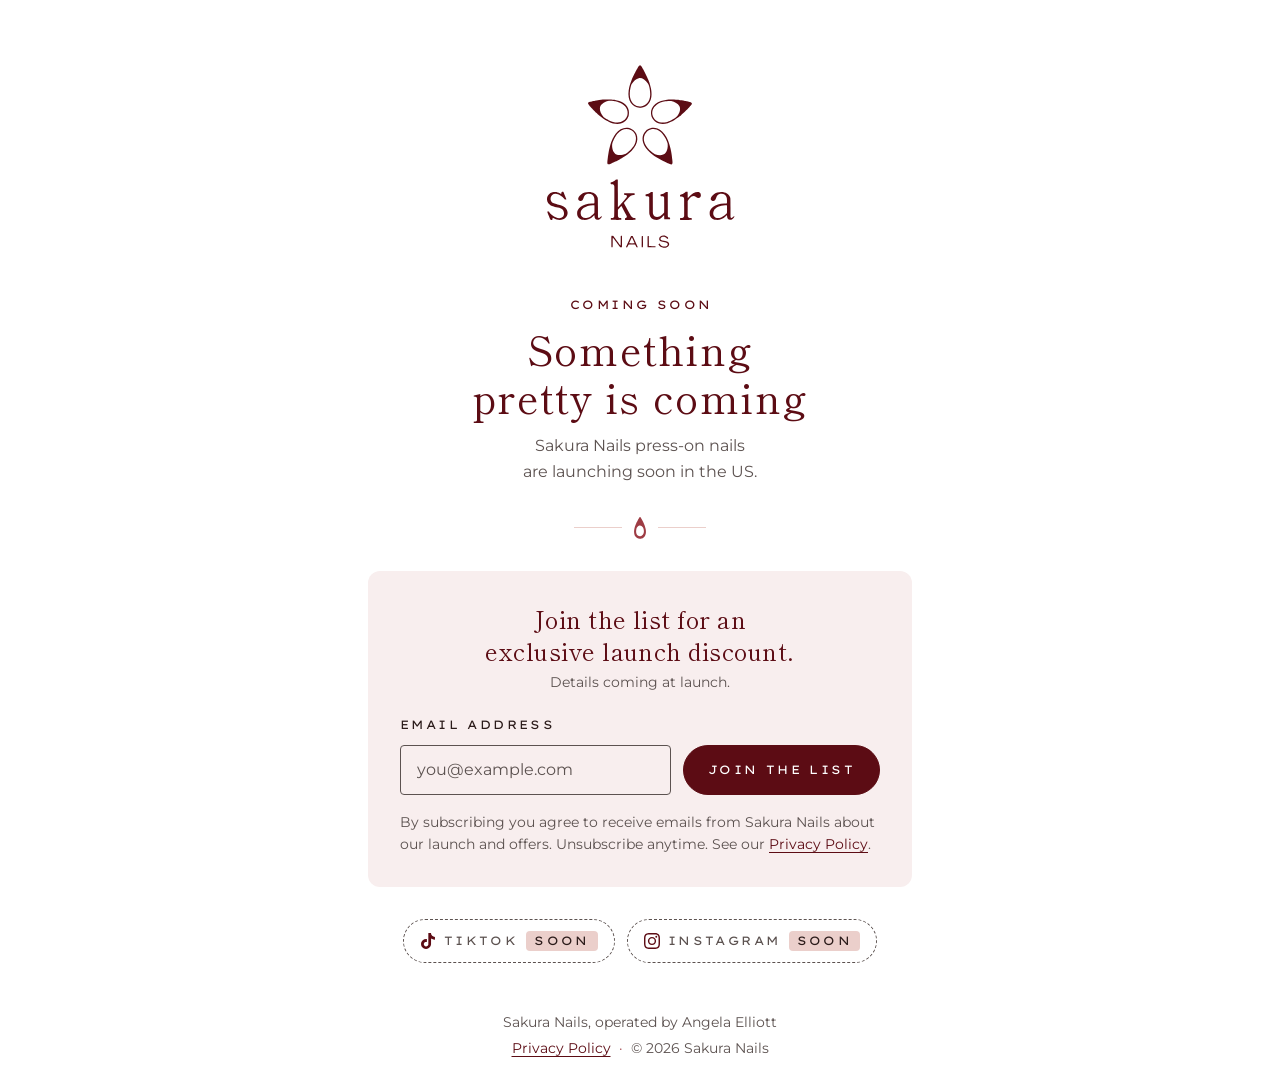
<file: index.html>
<!doctype html>
<html lang="en-US">
<head>
  <meta charset="utf-8">
  <meta name="viewport" content="width=device-width, initial-scale=1">
  <title>Sakura Nails · Press-on nails, coming soon</title>
  <meta name="description" content="Sakura Nails press-on nails are launching soon in the US. Join the list for an exclusive launch discount.">
  <link rel="canonical" href="https://sakuranails.store/">
  <meta name="theme-color" content="#5C0C14">

  <!-- Open Graph -->
  <meta property="og:type" content="website">
  <meta property="og:site_name" content="Sakura Nails">
  <meta property="og:title" content="Sakura Nails · Press-on nails, coming soon">
  <meta property="og:description" content="Press-on nails launching soon in the US. Join the list for an exclusive launch discount.">
  <meta property="og:url" content="https://sakuranails.store/">
  <meta property="og:image" content="https://sakuranails.store/og-image-1200x630.png?v=2">
  <meta property="og:image:width" content="1200">
  <meta property="og:image:height" content="630">
  <meta property="og:image:alt" content="Sakura Nails logo with the words Coming soon">
  <meta property="og:locale" content="en_US">

  <!-- Twitter / X -->
  <meta name="twitter:card" content="summary_large_image">
  <meta name="twitter:title" content="Sakura Nails · Press-on nails, coming soon">
  <meta name="twitter:description" content="Press-on nails launching soon in the US. Join the list for an exclusive launch discount.">
  <meta name="twitter:image" content="https://sakuranails.store/og-image-1200x630.png?v=2">
  <meta name="twitter:image:alt" content="Sakura Nails logo with the words Coming soon">

  <!-- Icons -->
  <!-- .ico first, then SVG, so browsers that support SVG favicons pick the SVG. ?v=2 busts old caches. -->
  <link rel="icon" href="/favicon.ico?v=2" sizes="32x32">
  <link rel="icon" href="/favicon.svg?v=2" type="image/svg+xml">
  <link rel="apple-touch-icon" href="/apple-touch-icon.png?v=2">
  <link rel="manifest" href="/site.webmanifest?v=2">

  <link rel="preload" href="fonts/ShipporiMincho-400.woff2" as="font" type="font/woff2" crossorigin>
  <link rel="preload" href="fonts/Montserrat-400.woff2" as="font" type="font/woff2" crossorigin>
  <link rel="preload" href="fonts/LexendGiga-400.woff2" as="font" type="font/woff2" crossorigin>
  <link rel="stylesheet" href="css/tokens.css">
  <link rel="stylesheet" href="css/style.css">
</head>
<body>
  <a class="skip-link" href="#signup-form">Skip to signup</a>

  <!-- Shared petal shape: one nail petal from assets/logo/logo-mark-simplified.svg (brand book:
       "use a single petal as a divider or repeating pattern"). Colour comes from CSS. -->
  <svg width="0" height="0" style="position:absolute" aria-hidden="true" focusable="false">
    <defs>
      <path id="petal" fill-rule="evenodd" d="M-2.7,-69.5C-24.8,-71.2 -40.4,-80.2 -52.9,-98.4C-64.3,-115 -68.9,-142.3 -64.9,-168.4C-64.7,-169.5 -64.2,-173.1 -63.7,-176.3C-61.4,-191 -53.9,-216.1 -46.8,-232.6C-46.5,-233.4 -45.8,-235.1 -45.3,-236.4C-44.8,-237.7 -43.6,-240.3 -42.7,-242.3C-41.7,-244.2 -40.3,-247.3 -39.5,-249.1C-37.4,-253.9 -28.8,-271.1 -26.2,-275.6C-24.9,-277.7 -23.4,-280.4 -22.8,-281.6C-21.7,-283.9 -17.7,-291 -16.1,-293.8C-15.5,-294.7 -14.3,-296.7 -13.5,-298.3C-3.8,-315.9 2.6,-317.6 10.2,-304.5C11,-303.2 12.3,-300.9 13.2,-299.4C14,-298 15.1,-296.1 15.5,-295.3C15.9,-294.6 16.8,-292.9 17.6,-291.7C18.4,-290.4 19.9,-287.9 20.8,-285.9C21.8,-284 22.9,-282 23.3,-281.4C23.7,-280.9 26.1,-276.4 28.6,-271.4C39.7,-249.8 43.3,-242.3 47.6,-231.1C48.5,-228.9 49.6,-226.3 50,-225.3C54.8,-214.2 62.2,-188.5 63.6,-178.3C63.9,-176.2 64.5,-172.7 64.8,-170.6C65.7,-165.8 66.5,-154 66.5,-145.9C66.5,-104.6 41.8,-73.3 6.5,-69.8C1.5,-69.3 0.3,-69.2 -2.7,-69.5ZM4.1,-98.9C25.9,-101.1 41.5,-119.6 43.2,-145.3C43.4,-147.9 43.5,-150.8 43.5,-151.8C43.2,-158.6 42.6,-165.1 42.1,-168.1C41.8,-170.1 41.3,-172.6 41.2,-173.7C40.1,-182 36.9,-191.6 33.7,-196.4C22.4,-213.2 7.5,-221.8 -5.2,-219C-16,-216.5 -28.1,-206.2 -35.9,-192.8C-37.3,-190.2 -40.4,-179.2 -41.3,-173.1C-41.5,-171.7 -41.9,-169.5 -42.1,-168.4C-44.4,-154 -43.7,-139.6 -40.1,-129.3C-33.4,-110.2 -19.1,-99.2 -0.3,-98.6C0.2,-98.6 2.2,-98.7 4.1,-98.9Z"/>
    </defs>
  </svg>

  <div class="petals" aria-hidden="true">
    <svg viewBox="-67 -314 134 246" focusable="false"><use href="#petal"/></svg>
    <svg viewBox="-67 -314 134 246" focusable="false"><use href="#petal"/></svg>
    <svg viewBox="-67 -314 134 246" focusable="false"><use href="#petal"/></svg>
    <svg viewBox="-67 -314 134 246" focusable="false"><use href="#petal"/></svg>
    <svg viewBox="-67 -314 134 246" focusable="false"><use href="#petal"/></svg>
    <svg viewBox="-67 -314 134 246" focusable="false"><use href="#petal"/></svg>
    <svg viewBox="-67 -314 134 246" focusable="false"><use href="#petal"/></svg>
    <svg viewBox="-67 -314 134 246" focusable="false"><use href="#petal"/></svg>
  </div>

  <main class="page" id="main">
    <div class="hero">
      <img class="logo" src="assets/logo/logo-lockup.svg" width="1240" height="1244" alt="Sakura Nails">

      <p class="eyebrow">Coming soon</p>
      <h1 class="headline">Something pretty is coming</h1>
      <p class="subline">Sakura Nails press-on nails are launching soon in the US.</p>

      <div class="divider" aria-hidden="true">
        <svg viewBox="-67 -314 134 246" focusable="false"><use href="#petal"/></svg>
      </div>

      <section class="signup-panel" aria-labelledby="incentive">
        <h2 class="incentive" id="incentive">Join the list for an exclusive launch discount.</h2>
        <p class="incentive-note">Details coming at launch.</p>

        <!--
          Kit signup form.
          With JavaScript: js/main.js reads js/config.js and takes over.
          Without JavaScript: these attributes are used as-is, i.e. a normal
          POST to Kit, which shows Kit's own confirmation page.
          Keep the action URL and the input's name in sync with js/config.js.
          To pause signups, see README.md, "Wire up Kit", step 5.
        -->
        <form class="signup" id="signup-form" method="post" action="https://app.kit.com/forms/10226086/subscriptions">
          <label class="field-label" for="email">Email address</label>
          <div class="field-row">
            <input class="input" id="email" name="email_address" type="email" data-email-input
                   autocomplete="email" inputmode="email" autocapitalize="off" spellcheck="false"
                   placeholder="you@example.com" required maxlength="254"
                   aria-describedby="form-status consent">
            <button class="button" type="submit">
              <span class="spinner" aria-hidden="true"></span>
              <span class="button__text">Join the list</span>
            </button>
          </div>

          <!-- Honeypot: people never see or fill this. Checked by js/main.js only; never sent. -->
          <div class="hp" aria-hidden="true">
            <label for="hp-website">Leave this field empty</label>
            <input id="hp-website" type="text" data-honeypot tabindex="-1" autocomplete="off">
          </div>

          <p class="form-status" id="form-status" role="status" aria-live="polite"></p>

          <p class="consent" id="consent">
            By subscribing you agree to receive emails from Sakura Nails about our launch and offers.
            Unsubscribe anytime. See our <a href="privacy.html">Privacy Policy</a>.
          </p>
        </form>
      </section>

      <!--
        Social row. URLs come from SOCIAL_LINKS in js/config.js.
        Empty URL: stays a non-interactive "soon" item (this markup).
        URL set: js/main.js swaps it for a normal link.
        Icons are the official TikTok and Instagram glyphs, taken from Simple Icons
        (simpleicons.org, CC0), shown in sakura-red to match the brand. The logos remain
        trademarks of their owners.
      -->
      <ul class="social" aria-label="Sakura Nails on social media">
        <li>
          <span class="social__item" data-social="tiktok" aria-disabled="true">
            <svg viewBox="0 0 24 24" aria-hidden="true" focusable="false"><path d="M12.525.02c1.31-.02 2.61-.01 3.91-.02.08 1.53.63 3.09 1.75 4.17 1.12 1.11 2.7 1.62 4.24 1.79v4.03c-1.44-.05-2.89-.35-4.2-.97-.57-.26-1.1-.59-1.62-.93-.01 2.92.01 5.84-.02 8.75-.08 1.4-.54 2.79-1.35 3.94-1.31 1.92-3.58 3.17-5.91 3.21-1.43.08-2.86-.31-4.08-1.03-2.02-1.19-3.44-3.37-3.65-5.71-.02-.5-.03-1-.01-1.49.18-1.9 1.12-3.72 2.58-4.96 1.66-1.44 3.98-2.13 6.15-1.72.02 1.48-.04 2.96-.04 4.44-.99-.32-2.15-.23-3.02.37-.63.41-1.11 1.04-1.36 1.75-.21.51-.15 1.07-.14 1.61.24 1.64 1.82 3.02 3.5 2.87 1.12-.01 2.19-.66 2.77-1.61.19-.33.4-.67.41-1.06.1-1.79.06-3.57.07-5.36.01-4.03-.01-8.05.02-12.07z"/></svg>
            <span>TikTok</span>
            <span class="social__soon">soon</span>
          </span>
        </li>
        <li>
          <span class="social__item" data-social="instagram" aria-disabled="true">
            <svg viewBox="0 0 24 24" aria-hidden="true" focusable="false"><path d="M7.0301.084c-1.2768.0602-2.1487.264-2.911.5634-.7888.3075-1.4575.72-2.1228 1.3877-.6652.6677-1.075 1.3368-1.3802 2.127-.2954.7638-.4956 1.6365-.552 2.914-.0564 1.2775-.0689 1.6882-.0626 4.947.0062 3.2586.0206 3.6671.0825 4.9473.061 1.2765.264 2.1482.5635 2.9107.308.7889.72 1.4573 1.388 2.1228.6679.6655 1.3365 1.0743 2.1285 1.38.7632.295 1.6361.4961 2.9134.552 1.2773.056 1.6884.069 4.9462.0627 3.2578-.0062 3.668-.0207 4.9478-.0814 1.28-.0607 2.147-.2652 2.9098-.5633.7889-.3086 1.4578-.72 2.1228-1.3881.665-.6682 1.0745-1.3378 1.3795-2.1284.2957-.7632.4966-1.636.552-2.9124.056-1.2809.0692-1.6898.063-4.948-.0063-3.2583-.021-3.6668-.0817-4.9465-.0607-1.2797-.264-2.1487-.5633-2.9117-.3084-.7889-.72-1.4568-1.3876-2.1228C21.2982 1.33 20.628.9208 19.8378.6165 19.074.321 18.2017.1197 16.9244.0645 15.6471.0093 15.236-.005 11.977.0014 8.718.0076 8.31.0215 7.0301.0839m.1402 21.6932c-1.17-.0509-1.8053-.2453-2.2287-.408-.5606-.216-.96-.4771-1.3819-.895-.422-.4178-.6811-.8186-.9-1.378-.1644-.4234-.3624-1.058-.4171-2.228-.0595-1.2645-.072-1.6442-.079-4.848-.007-3.2037.0053-3.583.0607-4.848.05-1.169.2456-1.805.408-2.2282.216-.5613.4762-.96.895-1.3816.4188-.4217.8184-.6814 1.3783-.9003.423-.1651 1.0575-.3614 2.227-.4171 1.2655-.06 1.6447-.072 4.848-.079 3.2033-.007 3.5835.005 4.8495.0608 1.169.0508 1.8053.2445 2.228.408.5608.216.96.4754 1.3816.895.4217.4194.6816.8176.9005 1.3787.1653.4217.3617 1.056.4169 2.2263.0602 1.2655.0739 1.645.0796 4.848.0058 3.203-.0055 3.5834-.061 4.848-.051 1.17-.245 1.8055-.408 2.2294-.216.5604-.4763.96-.8954 1.3814-.419.4215-.8181.6811-1.3783.9-.4224.1649-1.0577.3617-2.2262.4174-1.2656.0595-1.6448.072-4.8493.079-3.2045.007-3.5825-.006-4.848-.0608M16.953 5.5864A1.44 1.44 0 1 0 18.39 4.144a1.44 1.44 0 0 0-1.437 1.4424M5.8385 12.012c.0067 3.4032 2.7706 6.1557 6.173 6.1493 3.4026-.0065 6.157-2.7701 6.1506-6.1733-.0065-3.4032-2.771-6.1565-6.174-6.1498-3.403.0067-6.156 2.771-6.1496 6.1738M8 12.0077a4 4 0 1 1 4.008 3.9921A3.9996 3.9996 0 0 1 8 12.0077"/></svg>
            <span>Instagram</span>
            <span class="social__soon">soon</span>
          </span>
        </li>
      </ul>
    </div>
  </main>

  <footer class="site-footer">
    <p>Sakura Nails, operated by Angela Elliott</p>
    <!-- TODO: add valid physical postal address (PO box / CMRA mailbox) before sending any marketing email (CAN-SPAM). -->
    <p>
      <a href="privacy.html">Privacy Policy</a><span class="sep" aria-hidden="true">·</span>&copy; <span data-year>2026</span> Sakura Nails
    </p>
  </footer>

  <script src="js/config.js"></script>
  <script src="js/main.js"></script>
</body>
</html>
</file>
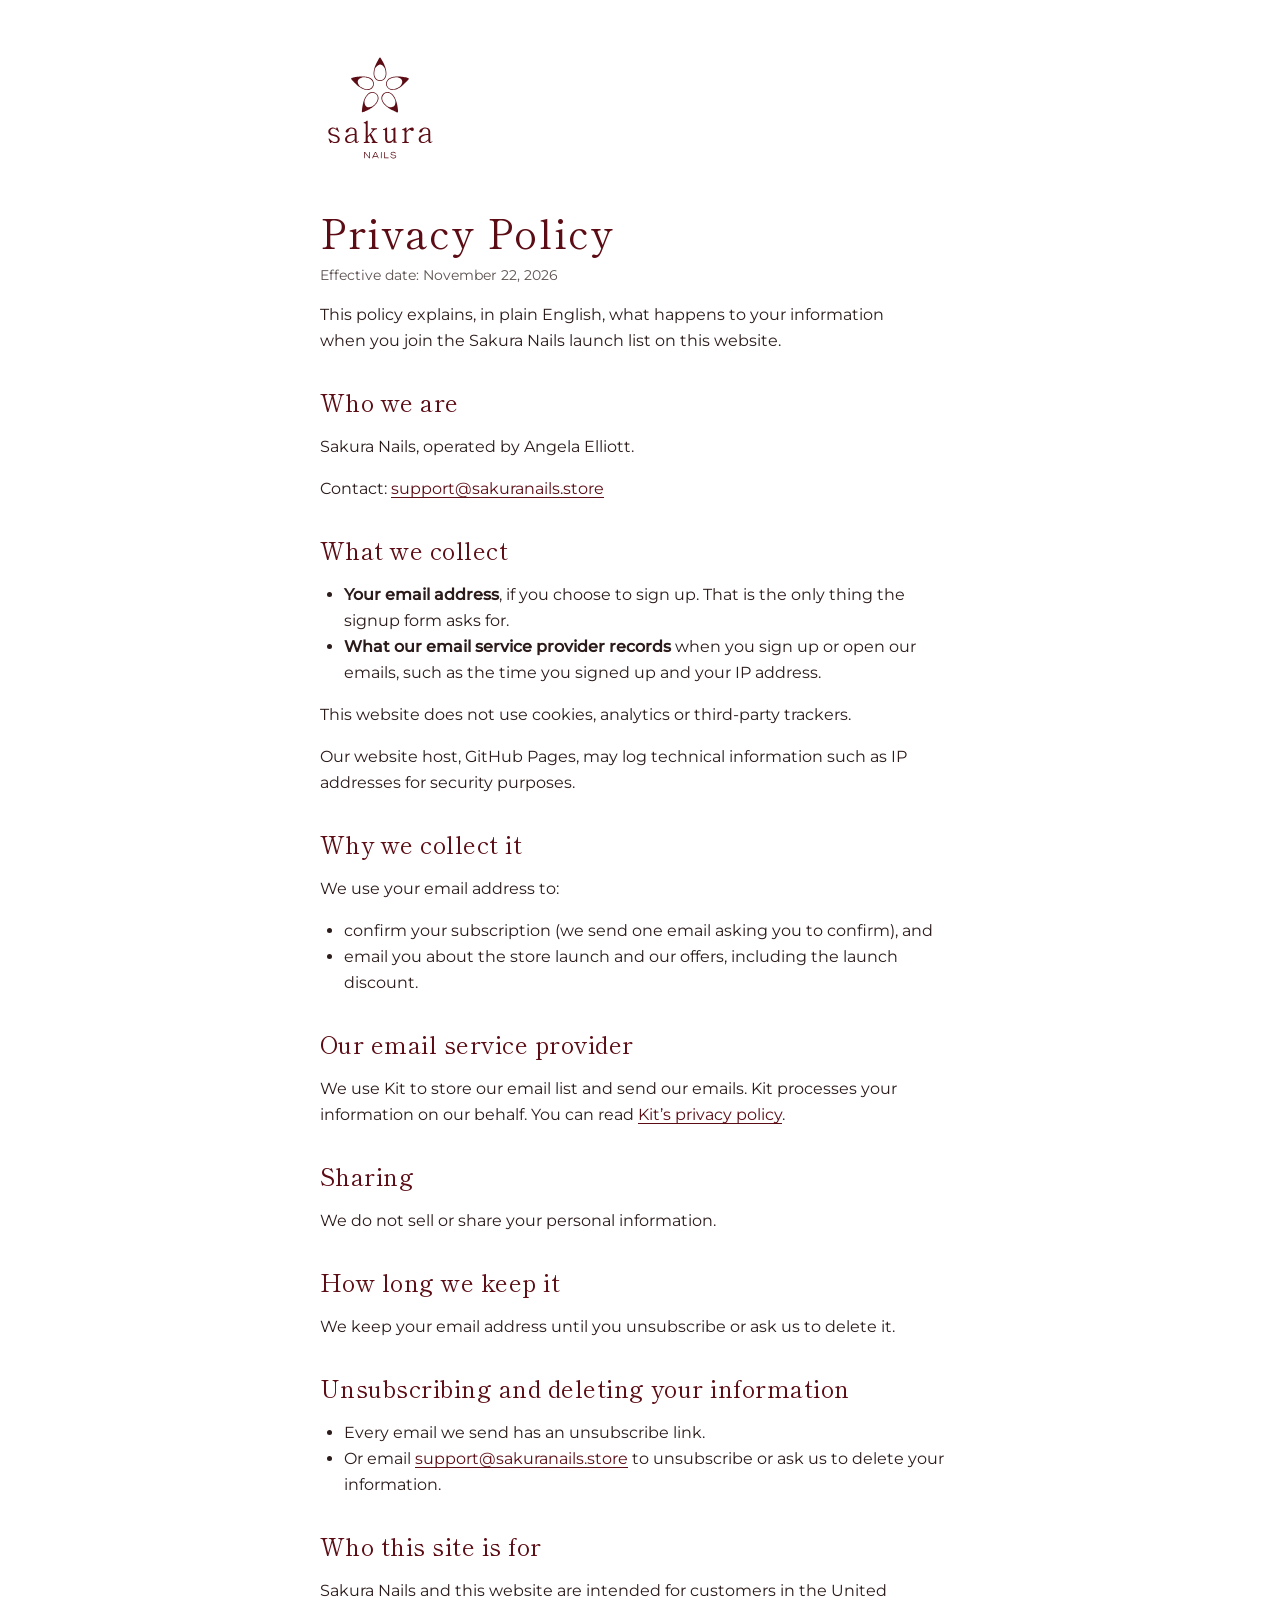
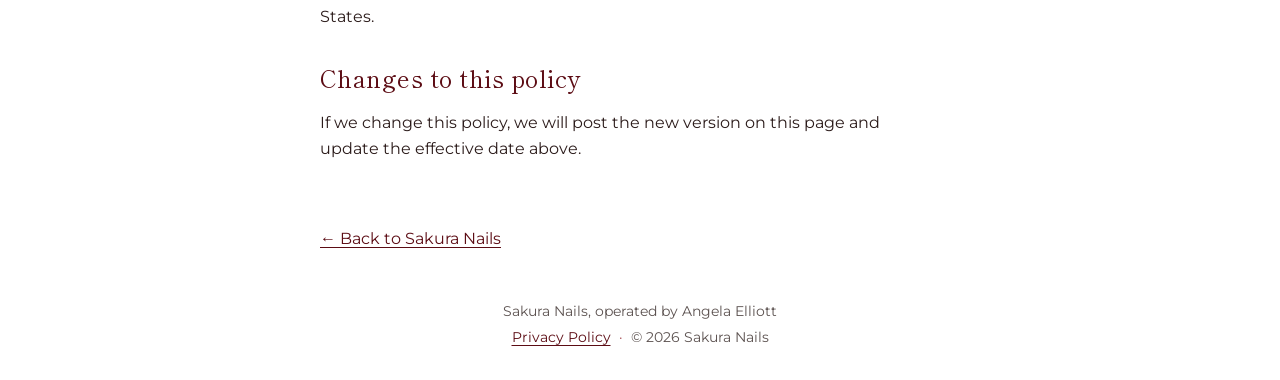
<file: privacy.html>
<!doctype html>
<!-- Review with a professional before launch. -->
<!--
  Do not add an address, entity name or legal claims without checking them.
  If you change the policy, update the effective date below.
-->
<html lang="en-US">
<head>
  <meta charset="utf-8">
  <meta name="viewport" content="width=device-width, initial-scale=1">
  <title>Privacy Policy · Sakura Nails</title>
  <meta name="description" content="How Sakura Nails handles the email address you give us when you join our launch list.">
  <link rel="canonical" href="https://sakuranails.store/privacy.html">
  <meta name="theme-color" content="#5C0C14">

  <meta property="og:type" content="website">
  <meta property="og:site_name" content="Sakura Nails">
  <meta property="og:title" content="Privacy Policy · Sakura Nails">
  <meta property="og:description" content="How Sakura Nails handles the email address you give us when you join our launch list.">
  <meta property="og:url" content="https://sakuranails.store/privacy.html">
  <meta property="og:image" content="https://sakuranails.store/og-image-1200x630.png?v=2">
  <meta property="og:image:alt" content="Sakura Nails logo with the words Coming soon">
  <meta name="twitter:card" content="summary_large_image">
  <meta name="twitter:image" content="https://sakuranails.store/og-image-1200x630.png?v=2">

  <!-- .ico first, then SVG, so browsers that support SVG favicons pick the SVG. ?v=2 busts old caches. -->
  <link rel="icon" href="/favicon.ico?v=2" sizes="32x32">
  <link rel="icon" href="/favicon.svg?v=2" type="image/svg+xml">
  <link rel="apple-touch-icon" href="/apple-touch-icon.png?v=2">
  <link rel="manifest" href="/site.webmanifest?v=2">

  <link rel="preload" href="fonts/ShipporiMincho-400.woff2" as="font" type="font/woff2" crossorigin>
  <link rel="preload" href="fonts/Montserrat-400.woff2" as="font" type="font/woff2" crossorigin>
  <link rel="stylesheet" href="css/tokens.css">
  <link rel="stylesheet" href="css/style.css">
</head>
<body>
  <a class="skip-link" href="#main">Skip to content</a>

  <main class="doc" id="main">
    <a class="doc__logo-link" href="./">
      <img class="doc__logo" src="assets/logo/logo-lockup.svg" width="1240" height="1244" alt="Sakura Nails">
    </a>

    <h1>Privacy Policy</h1>
    <p class="meta">Effective date: <time datetime="2026-11-22">November 22, 2026</time></p>

    <p>This policy explains, in plain English, what happens to your information when you join the Sakura Nails launch list on this website.</p>

    <h2>Who we are</h2>
    <p>Sakura Nails, operated by Angela Elliott.</p>
    <p>Contact: <a href="mailto:support@sakuranails.store">support@sakuranails.store</a></p>

    <h2>What we collect</h2>
    <ul>
      <li><strong>Your email address</strong>, if you choose to sign up. That is the only thing the signup form asks for.</li>
      <li><strong>What our email service provider records</strong> when you sign up or open our emails, such as the time you signed up and your IP address.</li>
    </ul>
    <p>This website does not use cookies, analytics or third-party trackers.</p>
    <!-- Review note: the site is hosted on GitHub Pages, which may log visitors' IP addresses for security purposes. Confirm wording with your reviewer. -->
    <p>Our website host, GitHub Pages, may log technical information such as IP addresses for security purposes.</p>

    <h2>Why we collect it</h2>
    <p>We use your email address to:</p>
    <ul>
      <li>confirm your subscription (we send one email asking you to confirm), and</li>
      <li>email you about the store launch and our offers, including the launch discount.</li>
    </ul>

    <h2>Our email service provider</h2>
    <p>We use Kit to store our email list and send our emails. Kit processes your information on our behalf. You can read
      <a href="https://kit.com/privacy" rel="noopener noreferrer">Kit’s privacy policy</a>.</p>

    <h2>Sharing</h2>
    <p>We do not sell or share your personal information.</p>

    <h2>How long we keep it</h2>
    <p>We keep your email address until you unsubscribe or ask us to delete it.</p>

    <h2>Unsubscribing and deleting your information</h2>
    <ul>
      <li>Every email we send has an unsubscribe link.</li>
      <li>Or email <a href="mailto:support@sakuranails.store">support@sakuranails.store</a> to unsubscribe or ask us to delete your information.</li>
    </ul>

    <h2>Who this site is for</h2>
    <p>Sakura Nails and this website are intended for customers in the United States.</p>

    <h2>Changes to this policy</h2>
    <p>If we change this policy, we will post the new version on this page and update the effective date above.</p>

    <a class="back" href="./">← Back to Sakura Nails</a>
  </main>

  <footer class="site-footer">
    <p>Sakura Nails, operated by Angela Elliott</p>
    <!-- TODO: add valid physical postal address (PO box / CMRA mailbox) before sending any marketing email (CAN-SPAM). -->
    <p>
      <a href="privacy.html" aria-current="page">Privacy Policy</a><span class="sep" aria-hidden="true">·</span>&copy; <span data-year>2026</span> Sakura Nails
    </p>
  </footer>

  <script src="js/config.js"></script>
  <script src="js/main.js"></script>
</body>
</html>
</file>
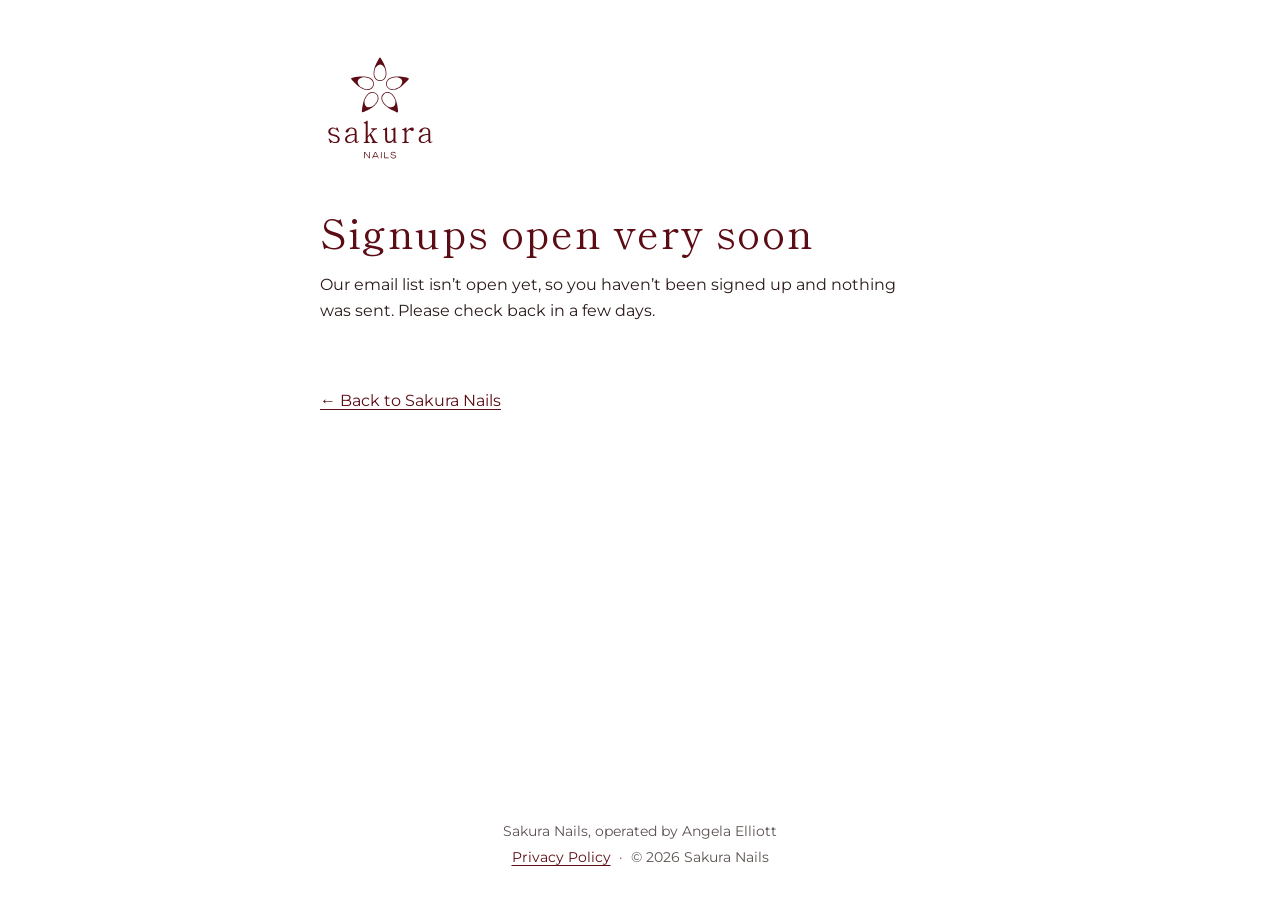
<file: signup-soon.html>
<!doctype html>
<html lang="en-US">
<head>
  <meta charset="utf-8">
  <meta name="viewport" content="width=device-width, initial-scale=1">
  <title>Signups open very soon · Sakura Nails</title>
  <meta name="robots" content="noindex">
  <link rel="canonical" href="https://sakuranails.store/">
  <meta name="theme-color" content="#5C0C14">
  <!-- .ico first, then SVG, so browsers that support SVG favicons pick the SVG. ?v=2 busts old caches. -->
  <link rel="icon" href="/favicon.ico?v=2" sizes="32x32">
  <link rel="icon" href="/favicon.svg?v=2" type="image/svg+xml">
  <link rel="apple-touch-icon" href="/apple-touch-icon.png?v=2">
  <link rel="preload" href="fonts/ShipporiMincho-400.woff2" as="font" type="font/woff2" crossorigin>
  <link rel="preload" href="fonts/Montserrat-400.woff2" as="font" type="font/woff2" crossorigin>
  <link rel="stylesheet" href="css/tokens.css">
  <link rel="stylesheet" href="css/style.css">
</head>
<!--
  Shown only to visitors WITHOUT JavaScript who submit the form before Kit is
  set up. Nothing was sent: the email input has no name until Kit is wired up.
-->
<body>
  <main class="doc" id="main">
    <a class="doc__logo-link" href="./">
      <img class="doc__logo" src="assets/logo/logo-lockup.svg" width="1240" height="1244" alt="Sakura Nails">
    </a>
    <h1>Signups open very soon</h1>
    <p>Our email list isn’t open yet, so you haven’t been signed up and nothing was sent. Please check back in a few days.</p>
    <a class="back" href="./">← Back to Sakura Nails</a>
  </main>

  <footer class="site-footer">
    <p>Sakura Nails, operated by Angela Elliott</p>
    <!-- TODO: add valid physical postal address (PO box / CMRA mailbox) before sending any marketing email (CAN-SPAM). -->
    <p>
      <a href="privacy.html">Privacy Policy</a><span class="sep" aria-hidden="true">·</span>&copy; 2026 Sakura Nails
    </p>
  </footer>
</body>
</html>
</file>
<file: css/tokens.css>
/* Copied from the brand handoff (design-system/tokens.css, v2). Only change: font URLs point to ../fonts/. */
/* Sakura Nails — generated from tokens.json (v2). Fonts are self-hosted from ./fonts */
@font-face{font-family:"Shippori Mincho";src:url("../fonts/ShipporiMincho-400.woff2") format("woff2");font-weight:400;font-style:normal;font-display:swap}
@font-face{font-family:"Lexend Giga";src:url("../fonts/LexendGiga-300.woff2") format("woff2");font-weight:300;font-style:normal;font-display:swap}
@font-face{font-family:"Lexend Giga";src:url("../fonts/LexendGiga-400.woff2") format("woff2");font-weight:400;font-style:normal;font-display:swap}
@font-face{font-family:"Montserrat";src:url("../fonts/Montserrat-400.woff2") format("woff2");font-weight:400;font-style:normal;font-display:swap}
@font-face{font-family:"Montserrat";src:url("../fonts/Montserrat-500.woff2") format("woff2");font-weight:500;font-style:normal;font-display:swap}
:root{
  --sakura-red:#5C0C14;
  --white:#FFFFFF;
  --ink:#2B1B1A;
  --warm-charcoal:#5C5250;
  --blush-light:#F8EEEE;
  --blush:#EBCFCB;
  --rose:#9E3C44;
  --on-sakura-red:var(--white);
  --font-display:"AR Mincho", "Shippori Mincho", Georgia, "Times New Roman", serif;
  --font-label:"Agrandir Wide", "Lexend Giga", "Montserrat", "Helvetica Neue", Arial, sans-serif;
  --font-sans:"Montserrat", "Helvetica Neue", Arial, sans-serif;
  --display-xl-size:64px;--display-xl-line:68px;--display-xl-weight:400;--display-xl-tracking:0.12em;
  --headline-size:40px;--headline-line:48px;--headline-weight:400;--headline-tracking:0.04em;
  --title-size:24px;--title-line:32px;--title-weight:400;--title-tracking:0.02em;
  --body-size:16px;--body-line:26px;--body-weight:400;
  --body-sm-size:14px;--body-sm-line:22px;--body-sm-weight:400;
  --label-size:12px;--label-line:16px;--label-weight:400;--label-tracking:0.2em;
  --space-1:4px;
  --space-2:8px;
  --space-3:12px;
  --space-4:16px;
  --space-6:24px;
  --space-8:32px;
  --space-12:48px;
  --space-16:64px;
  --radius-sm:4px;
  --radius-md:12px;
  --radius-pill:999px;
}
</file>
<file: css/style.css>
/* Sakura Nails — coming-soon page
   Colours, type, spacing, radii and @font-face rules come from css/tokens.css
   (brand v2, see brand/README.md). This file only uses those variables: no colour values here.
   Flat colour only: no gradients, no drop shadows. */

:root {
  color-scheme: light;
}

/* ---------- Base ---------- */
*,
*::before,
*::after {
  box-sizing: border-box;
}

html {
  -webkit-text-size-adjust: 100%;
  text-size-adjust: 100%;
}

body {
  margin: 0;
  min-height: 100vh;
  min-height: 100svh;
  display: flex;
  flex-direction: column;
  background: var(--white);
  color: var(--ink);
  font-family: var(--font-sans);
  font-weight: var(--body-weight);
  font-size: var(--body-size);
  line-height: var(--body-line);
  overflow-x: hidden;
}

img,
svg {
  display: block;
  max-width: 100%;
}

a {
  color: var(--sakura-red);
  text-decoration-thickness: 1px;
  text-underline-offset: 0.2em;
}

a:hover {
  text-decoration-thickness: 2px;
}

/* Focus ring: 2px sakura-red, 2px offset, on white and the blush panels.
   On a sakura-red fill, use .on-red to switch the ring to white. */
:focus-visible {
  outline: 2px solid var(--sakura-red);
  outline-offset: 2px;
}

.on-red :focus-visible {
  outline-color: var(--white);
}

.visually-hidden {
  position: absolute !important;
  width: 1px;
  height: 1px;
  padding: 0;
  margin: -1px;
  overflow: hidden;
  clip: rect(0 0 0 0);
  white-space: nowrap;
  border: 0;
}

/* ---------- Label style: eyebrows, buttons, tags (brand "label" token) ---------- */
.skip-link,
.eyebrow,
.field-label,
.button,
.social__item,
.social__soon {
  font-family: var(--font-label);
  font-weight: var(--label-weight);
  font-size: var(--label-size);
  line-height: var(--label-line);
  letter-spacing: var(--label-tracking);
  text-transform: uppercase;
}

.skip-link {
  position: absolute;
  left: var(--space-4);
  top: var(--space-4);
  z-index: 10;
  padding: var(--space-2) var(--space-4);
  background: var(--sakura-red);
  color: var(--on-sakura-red);
  border-radius: var(--radius-pill);
  text-decoration: none;
  transform: translateY(-200%);
}

.skip-link:focus-visible {
  transform: none;
}

/* ---------- Falling petals (decorative: one nail petal from the brand mark) ---------- */
.petals {
  position: fixed;
  inset: 0;
  z-index: 0;
  pointer-events: none;
  overflow: hidden;
}

/* Petal viewBox is 134 × 246, so width:height ≈ 0.545 */
.petals svg {
  position: absolute;
  top: -40px;
  width: 14px;
  height: 26px;
  fill: var(--blush);
  animation: petal-fall var(--dur, 18s) linear var(--delay, 0s) infinite;
  opacity: 0;
}

.petals svg:nth-child(3n) {
  fill: var(--rose);
  width: 10px;
  height: 18px;
}

.petals svg:nth-child(1) { left: 6%;  --dur: 19s; --delay: -2s; }
.petals svg:nth-child(2) { left: 18%; --dur: 23s; --delay: -11s; }
.petals svg:nth-child(3) { left: 31%; --dur: 21s; --delay: -6s; }
.petals svg:nth-child(4) { left: 47%; --dur: 26s; --delay: -16s; }
.petals svg:nth-child(5) { left: 62%; --dur: 20s; --delay: -3s; }
.petals svg:nth-child(6) { left: 74%; --dur: 24s; --delay: -13s; }
.petals svg:nth-child(7) { left: 86%; --dur: 22s; --delay: -8s; }
.petals svg:nth-child(8) { left: 95%; --dur: 27s; --delay: -19s; }

@keyframes petal-fall {
  0%   { transform: translate3d(0, 0, 0) rotate(0deg);        opacity: 0; }
  8%   { opacity: 0.9; }
  50%  { transform: translate3d(-40px, 55vh, 0) rotate(160deg); }
  92%  { opacity: 0.9; }
  100% { transform: translate3d(20px, 110vh, 0) rotate(320deg); opacity: 0; }
}

/* Reduced motion: petals stay still, scattered, instead of falling. */
@media (prefers-reduced-motion: reduce) {
  .petals svg {
    animation: none;
    opacity: 0.8;
  }
  /* Static positions hug the side margins so they never sit on text. */
  .petals svg:nth-child(1) { top: 6%;  left: 4%;  transform: rotate(20deg); }
  .petals svg:nth-child(2) { top: 70%; left: 3%;  transform: rotate(140deg); }
  .petals svg:nth-child(3) { top: 40%; left: 6%;  transform: rotate(250deg); }
  .petals svg:nth-child(4) { top: 30%; left: 93%; transform: rotate(60deg); }
  .petals svg:nth-child(5) { top: 8%;  left: 88%; transform: rotate(200deg); }
  .petals svg:nth-child(6) { top: 88%; left: 94%; transform: rotate(310deg); }
  .petals svg:nth-child(7) { top: 58%; left: 95%; transform: rotate(100deg); }
  .petals svg:nth-child(8) { top: 92%; left: 7%;  transform: rotate(30deg); }

  /* Below 768px the text runs close to the edges and the petal layer is fixed while the
     page scrolls, so a still petal would sit on text at some point: hide them there. */
  @media (max-width: 767px) {
    .petals {
      display: none;
    }
  }

  *,
  *::before,
  *::after {
    transition-duration: 0.01ms !important;
    animation-duration: 0.01ms !important;
    animation-iteration-count: 1 !important;
  }
}

/* ---------- Layout ---------- */
.page {
  position: relative;
  z-index: 1;
  flex: 1 0 auto;
  display: flex;
  flex-direction: column;
  align-items: center;
  justify-content: center;
  width: 100%;
  padding: var(--space-8) var(--space-4) var(--space-6);
}

.hero {
  width: 100%;
  max-width: 34rem;
  text-align: center;
}

/* Logo lockup (1240 × 1244 viewBox, ~8% transparent margin built in).
   Clear space: at least the height of the lowercase "a" (≈13% of the logo's width)
   on every side; the margins below plus the built-in margin cover that. */
.logo {
  width: 176px;
  height: auto;
  margin: 0 auto var(--space-6);
}

.eyebrow {
  margin: 0 0 var(--space-3);
  color: var(--sakura-red);
  /* letter-spacing adds trailing space; nudge so the text looks centred */
  padding-left: var(--label-tracking);
}

h1,
h2 {
  font-family: var(--font-display);
  font-weight: var(--headline-weight);
  color: var(--sakura-red);
}

/* "headline" token */
.headline,
.doc h1 {
  font-size: var(--headline-size);
  line-height: var(--headline-line);
  letter-spacing: var(--headline-tracking);
}

.headline {
  margin: 0;
  text-wrap: balance;
}

.subline {
  margin: var(--space-3) auto 0;
  max-width: 26rem;
  color: var(--warm-charcoal);
  text-wrap: balance;
}

/* Divider: one petal between two short blush rules */
.divider {
  display: flex;
  align-items: center;
  justify-content: center;
  gap: var(--space-3);
  margin: var(--space-8) auto;
}

.divider::before,
.divider::after {
  content: "";
  width: var(--space-12);
  height: 1px;
  background: var(--blush);
}

.divider svg {
  width: 12px;
  height: 22px;
  fill: var(--rose);
}

/* ---------- Signup panel ---------- */
.signup-panel {
  background: var(--blush-light);
  border-radius: var(--radius-md);
  padding: var(--space-6) var(--space-4);
  text-align: left;
}

/* "title" token */
.incentive,
.doc h2 {
  font-size: var(--title-size);
  line-height: var(--title-line);
  letter-spacing: var(--title-tracking);
}

.incentive {
  margin: 0;
  text-align: center;
  text-wrap: balance;
}

/* From 24rem (384px) up, Shippori Mincho sets the headline and the incentive on two lines
   each (above 36rem the hero width is fixed). Reserve those lines so a narrower fallback
   font shown before the web font arrives (font-display: swap) does not shift the form down. */
@media (min-width: 24rem) {
  .headline {
    min-height: calc(var(--headline-line) * 2);
  }

  .incentive {
    min-height: calc(var(--title-line) * 2);
  }
}

/* "body-sm" token: captions, form notes, legal text */
.incentive-note,
.form-status,
.consent,
.site-footer,
.doc .meta {
  font-size: var(--body-sm-size);
  line-height: var(--body-sm-line);
}

.incentive-note {
  margin: var(--space-1) 0 var(--space-6);
  color: var(--warm-charcoal);
  text-align: center;
}

.field-label {
  display: block;
  margin-bottom: var(--space-3);
  color: var(--ink);
}

.field-row {
  display: flex;
  flex-direction: column;
  gap: var(--space-3);
}

.input {
  width: 100%;
  min-height: 48px;
  padding: var(--space-3) var(--space-4);
  border: 1px solid var(--warm-charcoal);
  border-radius: var(--radius-sm);
  background: var(--blush-light);
  color: var(--ink);
  font-family: var(--font-sans);
  font-weight: var(--body-weight);
  font-size: var(--body-size); /* 16px stops iOS zoom-on-focus */
  line-height: 1.5;
}

.input::placeholder {
  color: var(--warm-charcoal);
  opacity: 1;
}

.input:focus-visible {
  border-color: var(--sakura-red);
}

.input[aria-invalid="true"] {
  border-color: var(--sakura-red);
  border-width: 2px;
}

.button {
  display: inline-flex;
  align-items: center;
  justify-content: center;
  gap: var(--space-2);
  min-height: 48px;
  padding: var(--space-3) var(--space-6);
  border: 1px solid var(--sakura-red);
  border-radius: var(--radius-pill);
  background: var(--sakura-red);
  color: var(--on-sakura-red);
  white-space: nowrap;
  cursor: pointer;
}

.button:hover {
  background: var(--blush);
  color: var(--sakura-red);
}

.button[aria-disabled="true"],
.button[aria-disabled="true"]:hover {
  cursor: progress;
  border-color: var(--warm-charcoal);
  background: var(--warm-charcoal);
  color: var(--on-sakura-red);
}

.spinner {
  display: none;
  width: 12px;
  height: 12px;
  border: 2px solid currentColor;
  border-right-color: transparent;
  border-radius: 50%;
  animation: spin 0.8s linear infinite;
}

.is-busy .spinner {
  display: inline-block;
}

@keyframes spin {
  to { transform: rotate(360deg); }
}

/* Honeypot: off-screen for people, still in the DOM for bots */
.hp {
  position: absolute;
  left: -10000px;
  width: 1px;
  height: 1px;
  overflow: hidden;
}

.form-status {
  margin: var(--space-3) 0 0;
  color: var(--ink);
}

.form-status:empty {
  display: none;
}

.form-status[data-state="success"],
.form-status[data-state="error"],
.form-status[data-state="info"] {
  padding: var(--space-3) var(--space-4);
  border-radius: var(--radius-sm);
  background: var(--white);
  border-left: 4px solid var(--sakura-red);
}

.form-status[data-state="error"] {
  color: var(--sakura-red);
}

.consent {
  margin: var(--space-4) 0 0;
  color: var(--warm-charcoal);
}

/* ---------- Social row ---------- */
.social {
  display: flex;
  justify-content: center;
  flex-wrap: wrap;
  gap: var(--space-3);
  margin: var(--space-8) 0 0;
  padding: 0;
  list-style: none;
}

.social__item {
  display: inline-flex;
  align-items: center;
  gap: var(--space-2);
  min-height: 44px;
  padding: var(--space-2) var(--space-4);
  border: 1px solid var(--sakura-red);
  border-radius: var(--radius-pill);
  color: var(--sakura-red);
  text-decoration: none;
}

.social__item svg {
  width: 16px;
  height: 16px;
  flex: none;
  fill: var(--sakura-red);
}

a.social__item:hover {
  background: var(--blush);
}

.social__item[aria-disabled="true"] {
  border-style: dashed;
  border-color: var(--warm-charcoal);
  color: var(--warm-charcoal);
  cursor: default;
}

.social__soon {
  padding: 2px var(--space-2);
  border-radius: var(--radius-sm);
  background: var(--blush);
  color: var(--ink);
}

/* ---------- Footer ---------- */
.site-footer {
  position: relative;
  z-index: 1;
  padding: var(--space-6) var(--space-4) var(--space-8);
  text-align: center;
  color: var(--warm-charcoal);
}

.site-footer p {
  margin: 0;
}

.site-footer p + p {
  margin-top: var(--space-1);
}

.site-footer .sep {
  margin: 0 var(--space-2);
  color: var(--rose);
}

/* ---------- Simple pages (privacy, signup-soon) ---------- */
.doc {
  position: relative;
  z-index: 1;
  flex: 1 0 auto;
  width: 100%;
  max-width: 42rem;
  margin: 0 auto;
  padding: var(--space-8) var(--space-4) var(--space-6);
}

.doc__logo-link {
  display: inline-block;
  margin-bottom: var(--space-8);
  border-radius: var(--radius-sm);
}

/* 120px is the brand's minimum lockup width */
.doc__logo {
  width: 120px;
  height: auto;
}

.doc h1 {
  margin: 0 0 var(--space-2);
}

.doc h2 {
  margin: var(--space-8) 0 var(--space-2);
}

.doc p,
.doc li {
  max-width: 38rem;
}

.doc ul {
  padding-left: var(--space-6);
}

.doc .meta {
  margin-top: 0;
  color: var(--warm-charcoal);
}

.doc .back {
  display: inline-block;
  margin-top: var(--space-12);
}

/* ---------- Larger screens ---------- */
@media (min-width: 480px) {
  .field-row {
    flex-direction: row;
  }
  .field-row .input {
    flex: 1 1 auto;
  }
  .signup-panel {
    padding: var(--space-8);
  }
}

@media (min-width: 768px) {
  .page {
    padding-top: var(--space-12);
  }
  .logo {
    width: 216px;
    margin-bottom: var(--space-8);
  }
  .doc {
    padding-top: var(--space-12);
  }
}

@media (min-width: 1200px) {
  .petals svg {
    width: 18px;
    height: 33px;
  }
}

/* Windows high-contrast / forced colours */
@media (forced-colors: active) {
  .button,
  .social__item,
  .input {
    border: 1px solid ButtonText;
  }
  .petals {
    display: none;
  }
  .social__item svg,
  .divider svg {
    fill: CanvasText;
  }
}
</file>
